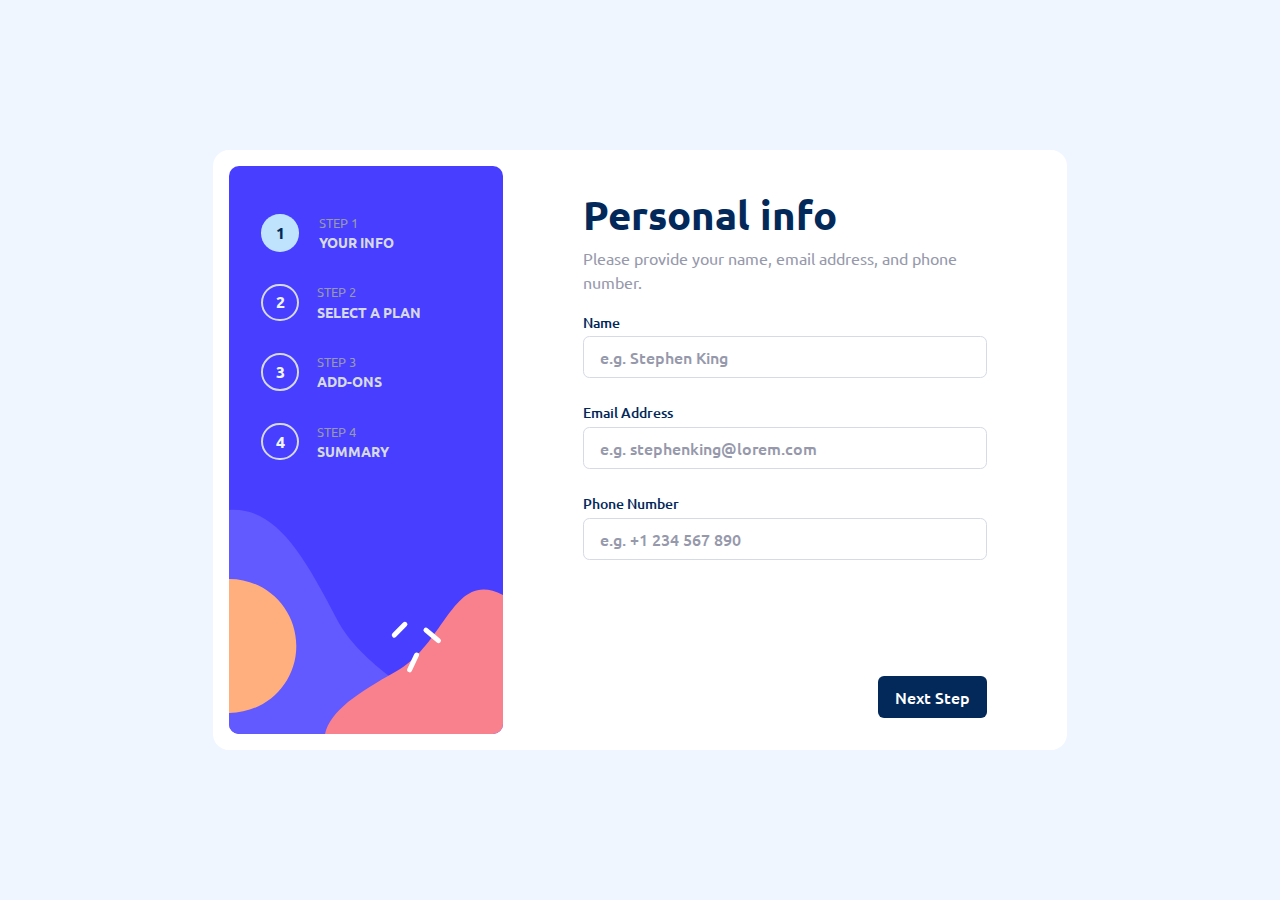
<file: index.html>
<!DOCTYPE html>
<html lang="pt-PT">
	<head>
		<meta charset="UTF-8" />
		<meta name="viewport" content="width=device-width, initial-scale=1.0" />
		<title>Multi step form main</title>
		<link
			rel="shortcut icon"
			href="./assets/images/favicon-32x32.png"
			type="image/x-icon" />
		<link rel="stylesheet" href="./assets/style/css/bootstrap.min.css" />
		<link rel="stylesheet" href="./assets/style/css/style.css" />
	</head>
	<body class="d-flex flex-column">
		<div
			class="main d-flex flex-column h-100 col-md-10 col-lg-9 col-xl-8 col-xxl-7 m-md-auto p-md-3 rounded-4 pe-md-0">
			<img
				src="./assets/images/bg-sidebar-mobile.svg"
				alt="mobile-sidebar"
				class="sidebar-image-mobile d-md-none col-12 position-absolute" />
			<div class="sidebar d-md-block col-md-5 rounded-4">
				<img
					src="./assets/images/bg-sidebar-desktop.svg"
					alt="desktop-sidebar"
					class="sidebar-image-desktop d-none d-md-block col-12 img-fluid h-100 w-100" />
				<ul class="steps mx-auto mb-0">
					<li class="step active">
						1
						<div class="about d-none d-md-flex">
							<p class="header-text">step 1</p>
							<p class="desc-text">your info</p>
						</div>
					</li>
					<li class="step">
						2
						<div class="about d-none d-md-flex">
							<p class="header-text">step 2</p>
							<p class="desc-text">select a plan</p>
						</div>
					</li>
					<li class="step">
						3
						<div class="about d-none d-md-flex">
							<p class="header-text">step 3</p>
							<p class="desc-text">add-ons</p>
						</div>
					</li>
					<li class="step">
						4
						<div class="about d-none d-md-flex">
							<p class="header-text">step 4</p>
							<p class="desc-text">summary</p>
						</div>
					</li>
				</ul>
			</div>
			<form
				class="content-area step-1 position-relative d-flex flex-column h-100 col-md-12 mx-md-auto px-md-4">
				<div
					class="content-width h-100 d-flex flex-column px-md-2 pt-md-3 pt-lg-4">
					<div class="container p-md-0 p-md-0 px-lg-5">
						<div class="content-area-main shadow-sm rounded-3">
							<h1 class="title">Personal info</h1>
							<p class="text pb-3">
								Please provide your name, email address, and phone number.
							</p>
							<div class="d-flex flex-column gap-3 gap-md-4 w-100 mb-2">
								<div class="form-group">
									<div class="label d-flex justify-content-between">
										Name
										<span class="alert-text"
											>This field is required</span
										>
									</div>
									<input
										class="input rounded-1 px-3 py-2 w-100"
										name="name"
										type="text"
										placeholder="e.g. Stephen King" />
								</div>
								<div class="form-group">
									<div class="label d-flex justify-content-between">
										Email Address
										<span class="alert-text"
											>Valid email is required</span
										>
									</div>
									<input
										class="input rounded-1 px-3 py-2 w-100"
										name="email"
										type="email"
										placeholder="e.g. stephenking@lorem.com" />
								</div>
								<div class="form-group">
									<div class="label d-flex justify-content-between">
										Phone Number
										<span class="alert-text"
											>This field is required</span
										>
									</div>
									<input
										class="input rounded-1 px-3 py-2 w-100"
										name="tel"
										type="tel"
										placeholder="e.g. +1 234 567 890" />
								</div>
							</div>
						</div>
					</div>
					<div class="buttons-container mt-auto p-3 d-flex flex-row px-lg-5">
						<button class="btn button-dark ms-auto px-3 py-2" type="submit">
							Next Step
						</button>
					</div>
				</div>
			</form>
		</div>
		<script src="./assets/scripts/script.js" type="module"></script>
	</body>
</html>
</file>
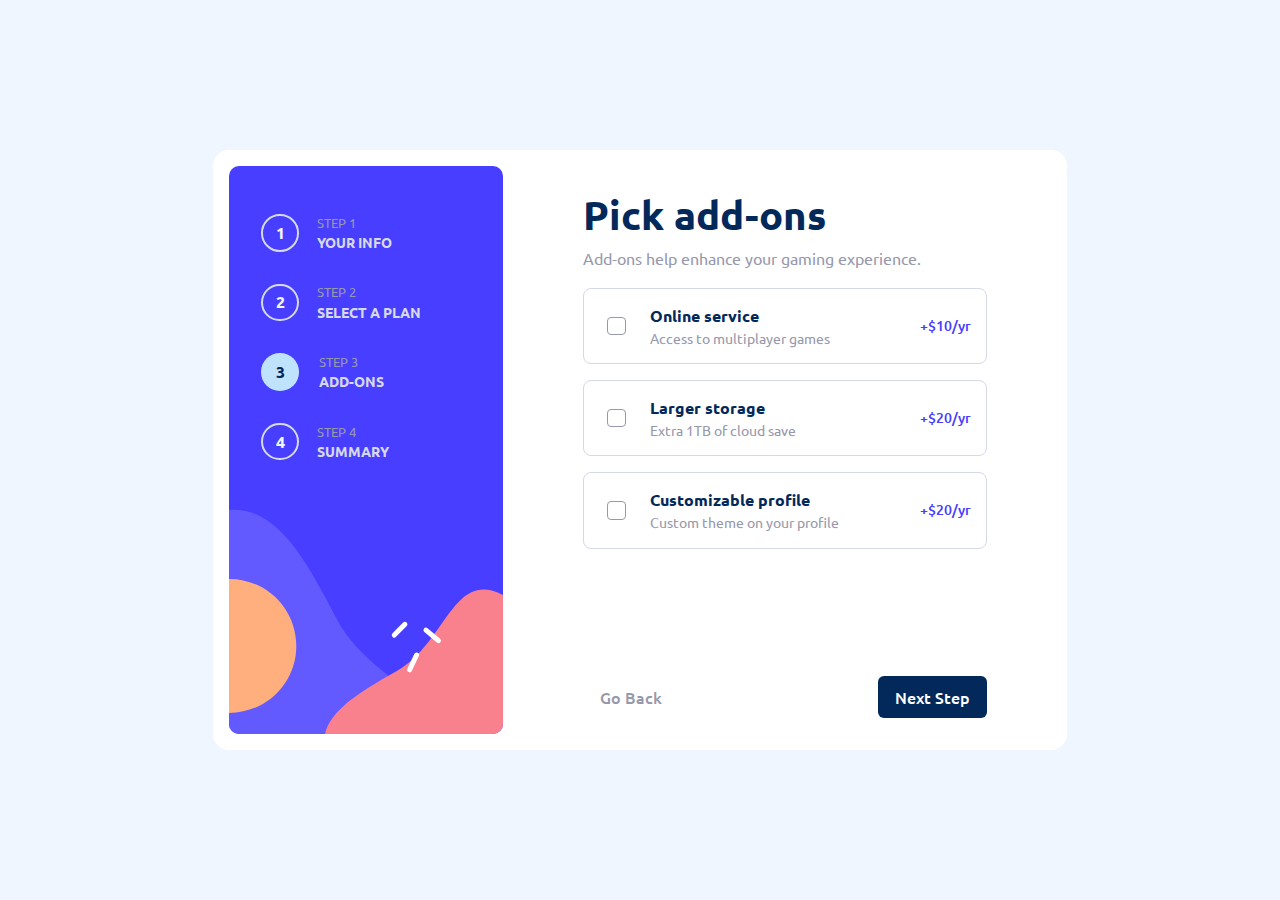
<file: add-ons.html>
<!DOCTYPE html>
<html lang="pt-PT">
	<head>
		<meta charset="UTF-8" />
		<meta name="viewport" content="width=device-width, initial-scale=1.0" />
		<title>Multi step form main</title>
		<link
			rel="shortcut icon"
			href="./assets/images/favicon-32x32.png"
			type="image/x-icon" />
		<link rel="stylesheet" href="./assets/style/css/bootstrap.min.css" />
		<link rel="stylesheet" href="./assets/style/css/style.css" />
	</head>
	<body class="d-flex flex-column">
		<div
			class="main d-flex flex-column h-100 col-md-10 col-lg-9 col-xl-8 col-xxl-7 m-md-auto p-md-3 rounded-4 pe-md-0">
			<img
				src="./assets/images/bg-sidebar-mobile.svg"
				alt="mobile-sidebar"
				class="sidebar-image-mobile d-md-none col-12 position-absolute" />
			<div class="sidebar d-md-block col-md-5 rounded-4">
				<img
					src="./assets/images/bg-sidebar-desktop.svg"
					alt="desktop-sidebar"
					class="sidebar-image-desktop d-none d-md-block col-12 img-fluid h-100 w-100" />
				<ul class="steps mx-auto mb-0">
					<li class="step">
						1
						<div class="about d-none d-md-flex">
							<p class="header-text">step 1</p>
							<p class="desc-text">your info</p>
						</div>
					</li>
					<li class="step">
						2
						<div class="about d-none d-md-flex">
							<p class="header-text">step 2</p>
							<p class="desc-text">select a plan</p>
						</div>
					</li>
					<li class="step active">
						3
						<div class="about d-none d-md-flex">
							<p class="header-text">step 3</p>
							<p class="desc-text">add-ons</p>
						</div>
					</li>
					<li class="step">
						4
						<div class="about d-none d-md-flex">
							<p class="header-text">step 4</p>
							<p class="desc-text">summary</p>
						</div>
					</li>
				</ul>
			</div>
			<form
				class="content-area step-3 position-relative d-flex flex-column h-100 col-md-12 mx-md-auto px-md-4">
				<div
					class="content-width h-100 d-flex flex-column px-md-2 pt-md-3 pt-lg-4">
					<div class="container p-md-0 p-md-0 px-lg-5">
						<div class="content-area-main shadow-sm rounded-3 mb-3">
							<h1 class="title">Pick add-ons</h1>
							<p class="text pb-3">
								Add-ons help enhance your gaming experience.
							</p>
							<div
								class="options _add-ons d-flex flex-column gap-3 gap-md-3 w-100 mb-2 pb-md-2">
								<div class="option flex-row py-3 px-md-3">
									<div class="checkout ms-3 ms-md-2 me-3 me-md-4 my-auto"></div>
									<div class="option-caption">
										<input
											type="checkbox"
											class="input-radio rounded-3"
											name="online-service"
											value="1" />
										<p class="_title">Online service</p>
										<p class="_value">Access to multiplayer games</p>
									</div>
									<p class="yearly-promotion outside my-auto ms-auto pe-3 pe-md-0">+$1/mo</p>
								</div>
								<div class="option flex-row py-3 px-md-3">
									<div class="checkout ms-3 ms-md-2 me-3 me-md-4 my-auto"></div>
									<div class="option-caption">
										<input
											type="checkbox"
											class="input-radio rounded-3"
											name="larger-storage"
											value="2" />
										<p class="_title">Larger storage</p>
										<p class="_value">Extra 1TB of cloud save</p>
									</div>
									<p class="yearly-promotion outside my-auto ms-auto pe-3 pe-md-0">+$2/mo</p>
								</div>
								<div class="option flex-row py-3 px-md-3">
									<div class="checkout ms-3 ms-md-2 me-3 me-md-4 my-auto"></div>
									<div class="option-caption">
										<input
											type="checkbox"
											class="input-radio rounded-3"
											name="customizable-profile"
											value="2" />
										<p class="_title">Customizable profile</p>
										<p class="_value">Custom theme on your profile</p>
									</div>
									<p class="yearly-promotion outside my-auto ms-auto pe-3 pe-md-0">+$2/mo</p>
								</div>
							</div>
						</div>
					</div>
					<div class="buttons-container mt-auto p-3 d-flex flex-row px-lg-5">
						<a
							href="./select-plan.html"
							class="btn text-btn px-3 py-2"
							type="submit">
							Go Back
						</a>
						<button class="btn button-dark ms-auto px-3 py-2" type="submit">
							Next Step
						</button>
					</div>
				</div>
			</form>
		</div>

		<script src="./assets/scripts/script.js" type="module"></script>
	</body>
</html>
</file>
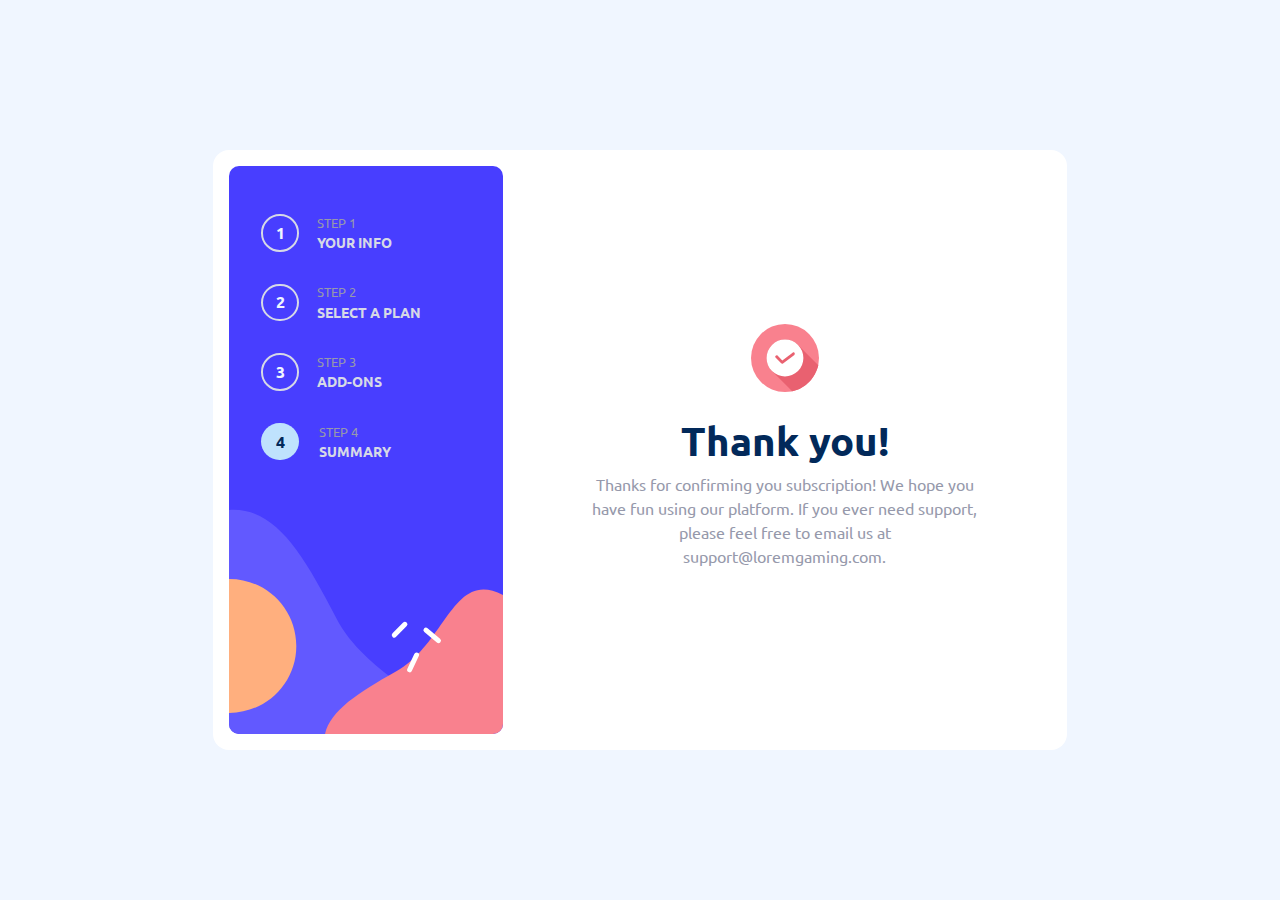
<file: done.html>
<!DOCTYPE html>
<html lang="pt-PT">
	<head>
		<meta charset="UTF-8" />
		<meta name="viewport" content="width=device-width, initial-scale=1.0" />
		<title>Multi step form main</title>
		<link
			rel="shortcut icon"
			href="./assets/images/favicon-32x32.png"
			type="image/x-icon" />
		<link rel="stylesheet" href="./assets/style/css/bootstrap.min.css" />
		<link rel="stylesheet" href="./assets/style/css/style.css" />
	</head>
	<body class="d-flex flex-column">
		<div
			class="main d-flex flex-column h-100 col-md-10 col-lg-9 col-xl-8 col-xxl-7 m-md-auto p-md-3 rounded-4 pe-md-0">
			<img
				src="./assets/images/bg-sidebar-mobile.svg"
				alt="mobile-sidebar"
				class="sidebar-image-mobile d-md-none col-12 position-absolute" />
			<div class="sidebar d-md-block col-md-5 rounded-4">
				<img
					src="./assets/images/bg-sidebar-desktop.svg"
					alt="desktop-sidebar"
					class="sidebar-image-desktop d-none d-md-block col-12 img-fluid h-100 w-100" />
				<ul class="steps mx-auto mb-0">
					<li class="step">
						1
						<div class="about d-none d-md-flex">
							<p class="header-text">step 1</p>
							<p class="desc-text">your info</p>
						</div>
					</li>
					<li class="step">
						2
						<div class="about d-none d-md-flex">
							<p class="header-text">step 2</p>
							<p class="desc-text">select a plan</p>
						</div>
					</li>
					<li class="step">
						3
						<div class="about d-none d-md-flex">
							<p class="header-text">step 3</p>
							<p class="desc-text">add-ons</p>
						</div>
					</li>
					<li class="step active">
						4
						<div class="about d-none d-md-flex">
							<p class="header-text">step 4</p>
							<p class="desc-text">summary</p>
						</div>
					</li>
				</ul>
			</div>
			<form
				class="content-area position-relative d-flex flex-column h-100 col-md-12 mx-md-auto px-md-4">
				<div
					class="content-width d-flex flex-column m-md-auto px-md-2 pt-md-0">
					<div class="container p-md-0 p-md-0 px-lg-5">
						<div class="content-area-main shadow-sm rounded-3 mb-3 m-md-0">
							<img class="mx-auto d-flex col-3 col-md-2 p-1 p-md-0 mb-4 mt-5 mt-md-0" src="./assets/images/icon-thank-you.svg" alt="thanks">
							<h1 class="title text-center">Thank you!</h1>
							<p class="text text-center mt-2 mb-5 mb-md-0 pb-2">
								Thanks for confirming you subscription! We hope you have fun using our platform. If you ever need support, please feel free to email us at support@loremgaming.com.
							</p>
						</div>
					</div>
				</div>
			</form>
		</div>
	</body>
</html>
</file>
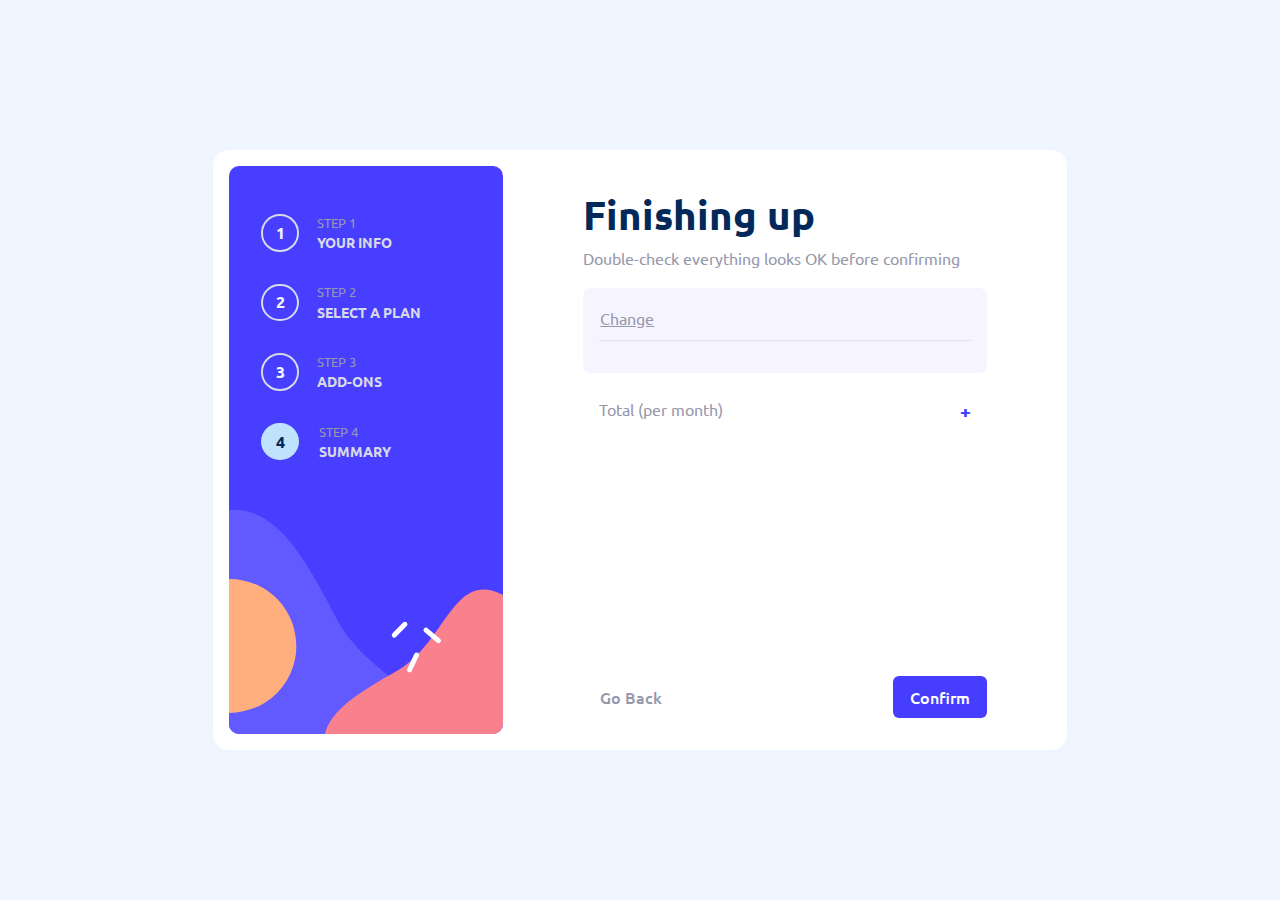
<file: finishing.html>
<!DOCTYPE html>
<html lang="pt-PT">
	<head>
		<meta charset="UTF-8" />
		<meta name="viewport" content="width=device-width, initial-scale=1.0" />
		<title>Multi step form main</title>
		<link
			rel="shortcut icon"
			href="./assets/images/favicon-32x32.png"
			type="image/x-icon" />
		<link rel="stylesheet" href="./assets/style/css/bootstrap.min.css" />
		<link rel="stylesheet" href="./assets/style/css/style.css" />
	</head>
	<body class="d-flex flex-column">
		<div
			class="main d-flex flex-column h-100 col-md-10 col-lg-9 col-xl-8 col-xxl-7 m-md-auto p-md-3 rounded-4 pe-md-0">
			<img
				src="./assets/images/bg-sidebar-mobile.svg"
				alt="mobile-sidebar"
				class="sidebar-image-mobile d-md-none col-12 position-absolute" />
			<div class="sidebar d-md-block col-md-5 rounded-4">
				<img
					src="./assets/images/bg-sidebar-desktop.svg"
					alt="desktop-sidebar"
					class="sidebar-image-desktop d-none d-md-block col-12 img-fluid h-100 w-100" />
				<ul class="steps mx-auto mb-0">
					<li class="step">
						1
						<div class="about d-none d-md-flex">
							<p class="header-text">step 1</p>
							<p class="desc-text">your info</p>
						</div>
					</li>
					<li class="step">
						2
						<div class="about d-none d-md-flex">
							<p class="header-text">step 2</p>
							<p class="desc-text">select a plan</p>
						</div>
					</li>
					<li class="step">
						3
						<div class="about d-none d-md-flex">
							<p class="header-text">step 3</p>
							<p class="desc-text">add-ons</p>
						</div>
					</li>
					<li class="step active">
						4
						<div class="about d-none d-md-flex">
							<p class="header-text">step 4</p>
							<p class="desc-text">summary</p>
						</div>
					</li>
				</ul>
			</div>
			<form
				class="content-area position-relative d-flex flex-column h-100 col-md-12 mx-md-auto px-md-4">
				<div
					class="content-width h-100 d-flex flex-column px-md-2 pt-md-3 pt-lg-4">
					<div class="container p-md-0 p-md-0 px-lg-5">
						<div class="content-area-main shadow-sm rounded-3 mb-3">
							<h1 class="title">Finishing up</h1>
							<p class="text pb-3">
								Double-check everything looks OK before confirming
							</p>
							<div class="finishing-values rounded-3 p-3 gap-2">
								<div class="row row-cols-2 m-0 border-bottom pb-2 mb-3">
									<div class="col-9 p-0">
										<div class="title show-plan"></div>
										<button class="change btn text text p-0">Change</button>
									</div>
									<div class="show-plan-value col-3 title p-0 d-flex align-items-center justify-content-end text-right"><!--Plan value here--></div>
								</div>
								<div class="insert-values d-flex flex-column gap-1">
									<!-- 
									Add-ons are listed here like this:
									<p class="text w-100 d-flex">
										Larger storage<span class="title ms-auto">+$2/mo</span>
									</p> -->
								</div>
							</div>
							<p class="text total w-100 d-flex px-3 mt-4">
								Total (per&nbsp;<span class="value-per">month</span>)<span class="final-value change-value title ms-auto">+<!--Final montant here--></span>
							</p>
						</div>
					</div>
					<div class="buttons-container mt-auto p-3 d-flex flex-row px-lg-5">
						<a
							href="./add-ons.html"
							class="btn text-btn px-3 py-2"
							type="submit">
							Go Back
						</a>
						<button class="btn button-dark confirm ms-auto px-3 py-2" type="submit">
							Confirm
						</button>
					</div>
				</div>
			</form>
		</div>
		<script type="module" src="./assets/scripts/script.js"></script>
	</body>
</html>
</file>
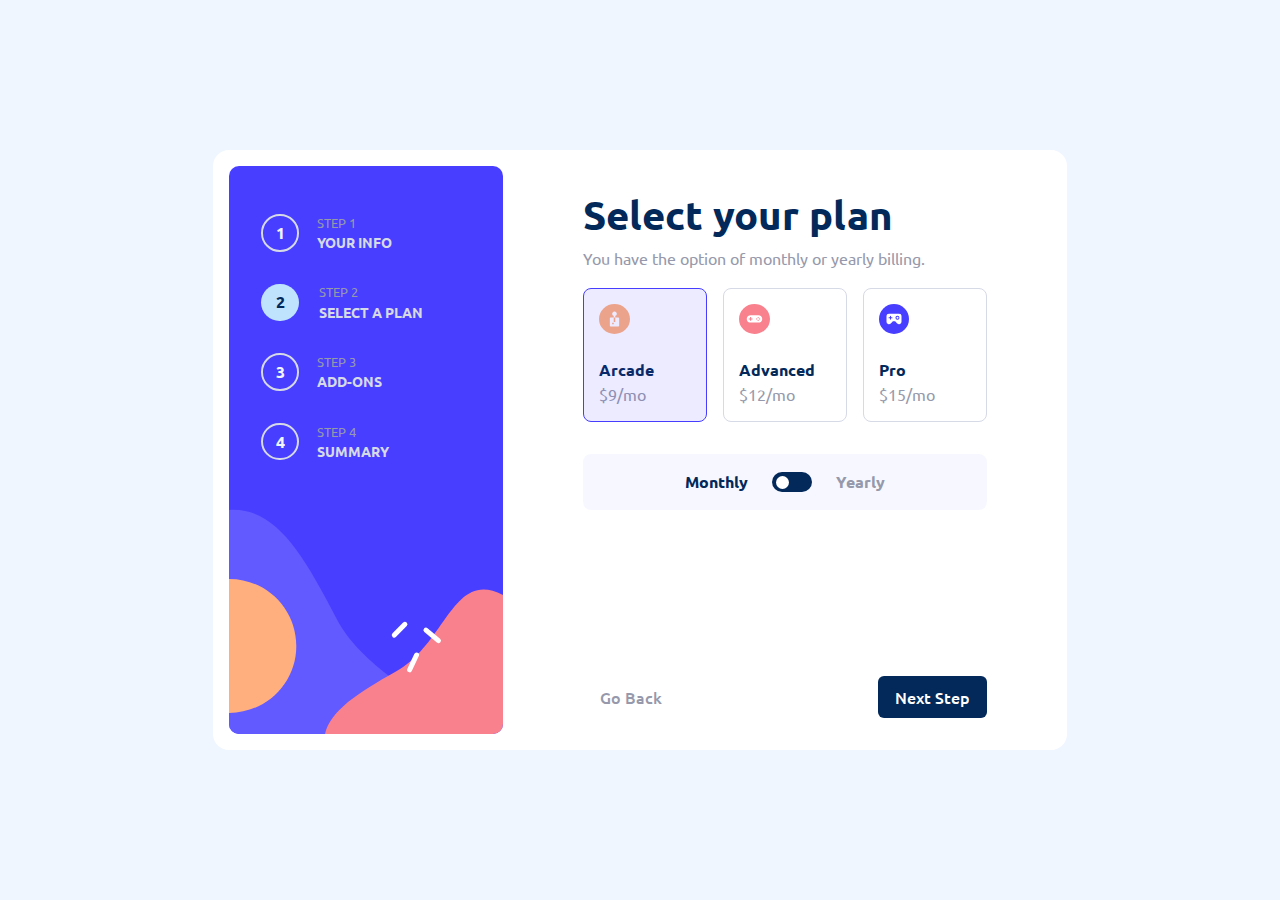
<file: select-plan.html>
<!DOCTYPE html>
<html lang="pt-PT">
	<head>
		<meta charset="UTF-8" />
		<meta name="viewport" content="width=device-width, initial-scale=1.0" />
		<title>Multi step form main</title>
		<link
			rel="shortcut icon"
			href="./assets/images/favicon-32x32.png"
			type="image/x-icon" />
		<link rel="stylesheet" href="./assets/style/css/bootstrap.min.css" />
		<link rel="stylesheet" href="./assets/style/css/style.css" />
	</head>
	<body class="d-flex flex-column">
		<div
			class="main d-flex flex-column h-100 col-md-10 col-lg-9 col-xl-8 col-xxl-7 m-md-auto p-md-3 rounded-4 pe-md-0">
			<img
				src="./assets/images/bg-sidebar-mobile.svg"
				alt="mobile-sidebar"
				class="sidebar-image-mobile d-md-none col-12 position-absolute" />
			<div class="sidebar d-md-block col-md-5 rounded-4">
				<img
					src="./assets/images/bg-sidebar-desktop.svg"
					alt="desktop-sidebar"
					class="sidebar-image-desktop d-none d-md-block col-12 img-fluid h-100 w-100" />
				<ul class="steps mx-auto mb-0">
					<li class="step">
						1
						<div class="about d-none d-md-flex">
							<p class="header-text">step 1</p>
							<p class="desc-text">your info</p>
						</div>
					</li>
					<li class="step active">
						2
						<div class="about d-none d-md-flex">
							<p class="header-text">step 2</p>
							<p class="desc-text">select a plan</p>
						</div>
					</li>
					<li class="step">
						3
						<div class="about d-none d-md-flex">
							<p class="header-text">step 3</p>
							<p class="desc-text">add-ons</p>
						</div>
					</li>
					<li class="step">
						4
						<div class="about d-none d-md-flex">
							<p class="header-text">step 4</p>
							<p class="desc-text">summary</p>
						</div>
					</li>
				</ul>
			</div>
			<form
				class="content-area step-2 position-relative d-flex flex-column h-100 col-md-12 mx-md-auto px-md-4">
				<div
					class="content-width h-100 d-flex flex-column px-md-2 pt-md-3 pt-lg-4">
					<div class="container p-md-0 p-md-0 px-lg-5">
						<div class="content-area-main shadow-sm rounded-3 mb-3">
							<h1 class="title">Select your plan</h1>
							<p class="text pb-3">
								You have the option of monthly or yearly billing.
							</p>
							<div class="options d-flex flex-column d-md-grid gap-3 gap-md-3 w-100 mb-2 pb-md-2">
								<div class="option py-4 p-md-3">
									<img
										src="./assets/images/icon-arcade.svg"
										class="option-img col-2 col-md-4 mb-md-4 mx-3 mx-md-0" />
									<div class="option-caption">
										<input
											type="radio"
											class="input-radio rounded-3"
											name="option"
											value="{'plan': 'arcade', 'value': 9}" checked />
										<p class="_title">Arcade</p>
										<p class="_value">$9/mo</p>
										<p class="yearly-promotion">2 months free</p>
									</div>
								</div>
								<div class="option py-4 p-md-3">
									<img
										src="./assets/images/icon-advanced.svg"
										class="option-img col-2 col-md-4 mb-md-4 mx-3 mx-md-0" />
									<div class="option-caption">
										<input
											type="radio"
											class="input-radio rounded-3"
											name="option"
											value="{'plan': 'advanced', 'value': 12}" />
										<p class="_title">Advanced</p>
										<p class="_value">$12/mo</p>
										<p class="yearly-promotion">2 months free</p>
									</div>
								</div>
								<div class="option py-4 p-md-3">
									<img
										src="./assets/images/icon-pro.svg"
										class="option-img col-2 col-md-4 mb-md-4 mx-3 mx-md-0" />
									<div class="option-caption">
										<input
											type="radio"
											class="input-radio rounded-3"
											name="option"
											value="{'plan': 'pro', 'value': 15}" />
										<p class="_title">Pro</p>
										<p class="_value">$15/mo</p>
										<p class="yearly-promotion">2 months free</p>
									</div>
								</div>
							</div>
							<div class="switch-container p-3 rounded-3 mt-4">
									<span class="monthly-text">Monthly</span>
									<label for="dot" class="switch mx-4"><input type="checkbox" name="yearly" class="dot" id="dot"></label>
									<span class="yearly-text">Yearly</span>
								</div>
						</div>
					</div>
					<div class="buttons-container mt-auto p-3 d-flex flex-row px-lg-5">
						<a href="./index.html" class="btn text-btn px-3 py-2" type="submit">
							Go Back
						</a>
						<button class="btn button-dark ms-auto px-3 py-2" type="submit">
							Next Step
						</button>
					</div>
				</div>
			</form>
		</div>
		<script type="module" src="./assets/scripts/script.js"></script>
	</body>
</html>
</file>
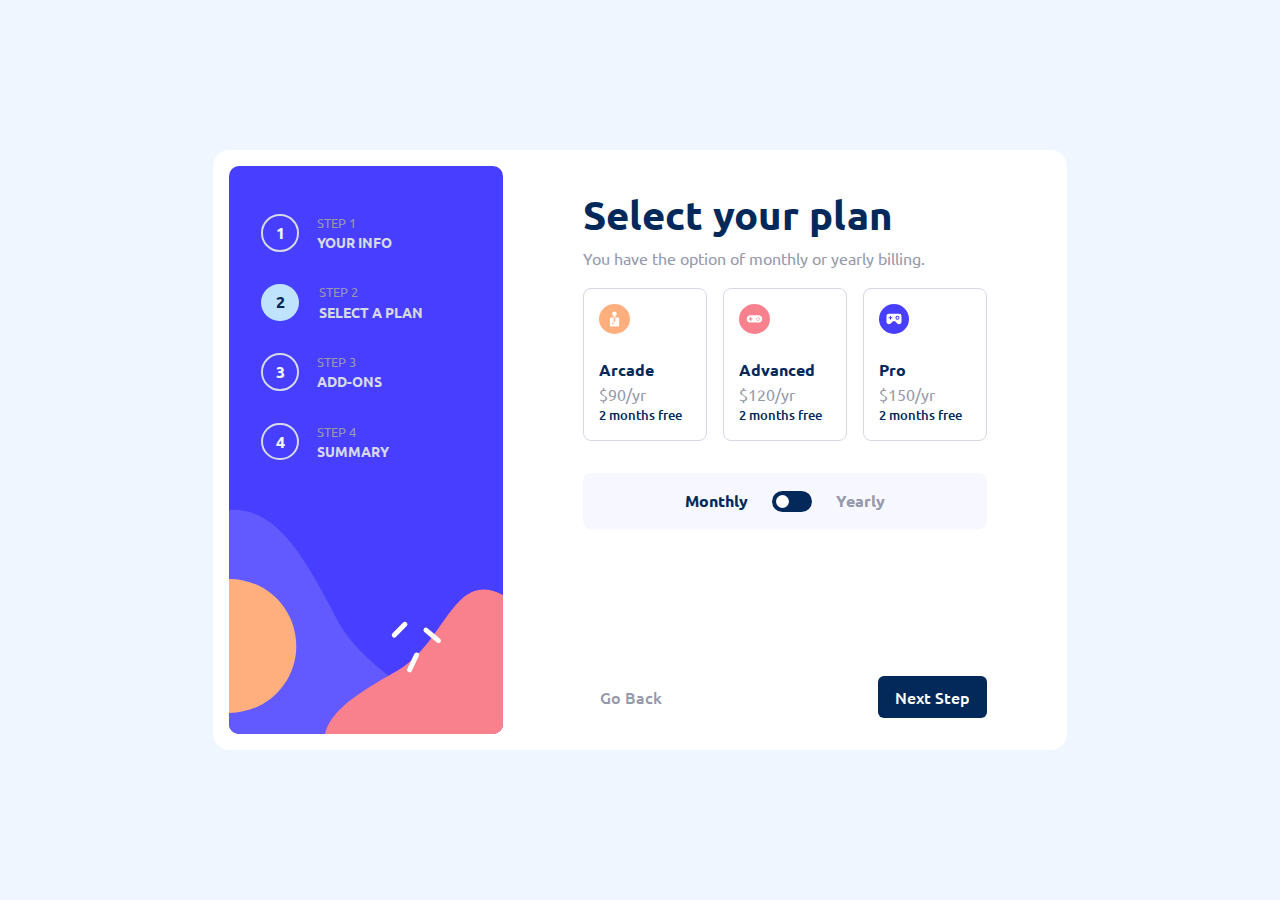
<file: select_plan.html>
<!DOCTYPE html>
<html lang="pt-PT">
	<head>
		<meta charset="UTF-8" />
		<meta name="viewport" content="width=device-width, initial-scale=1.0" />
		<title>Multi step form main</title>
		<link
			rel="shortcut icon"
			href="./assets/images/favicon-32x32.png"
			type="image/x-icon" />
		<link rel="stylesheet" href="./assets/style/css/bootstrap.min.css" />
		<link rel="stylesheet" href="./assets/style/css/style.css" />
	</head>
	<body class="d-flex flex-column">
		<div
			class="main d-flex flex-column h-100 col-md-10 col-lg-9 col-xl-8 col-xxl-7 m-md-auto p-md-3 rounded-4 pe-md-0">
			<img
				src="./assets/images/bg-sidebar-mobile.svg"
				alt="mobile-sidebar"
				class="sidebar-image-mobile d-md-none col-12 position-absolute" />
			<div class="sidebar d-md-block col-md-5 rounded-4">
				<img
					src="./assets/images/bg-sidebar-desktop.svg"
					alt="desktop-sidebar"
					class="sidebar-image-desktop d-none d-md-block col-12 img-fluid h-100 w-100" />
				<ul class="steps mx-auto mb-0">
					<li class="step">
						1
						<div class="about d-none d-md-flex">
							<p class="header-text">step 1</p>
							<p class="desc-text">your info</p>
						</div>
					</li>
					<li class="step active">
						2
						<div class="about d-none d-md-flex">
							<p class="header-text">step 2</p>
							<p class="desc-text">select a plan</p>
						</div>
					</li>
					<li class="step">
						3
						<div class="about d-none d-md-flex">
							<p class="header-text">step 3</p>
							<p class="desc-text">add-ons</p>
						</div>
					</li>
					<li class="step">
						4
						<div class="about d-none d-md-flex">
							<p class="header-text">step 4</p>
							<p class="desc-text">summary</p>
						</div>
					</li>
				</ul>
			</div>
			<form
				class="content-area position-relative d-flex flex-column h-100 col-md-12 mx-md-auto px-md-4">
				<div
					class="content-width h-100 d-flex flex-column px-md-2 pt-md-3 pt-lg-4">
					<div class="container p-md-0 p-md-0 px-lg-5">
						<div class="content-area-main shadow-sm rounded-3 mb-3">
							<h1 class="title">Select your plan</h1>
							<p class="text pb-3">
								You have the option of monthly or yearly billing.
							</p>
							<div class="options d-flex flex-column d-md-grid gap-3 gap-md-3 w-100 mb-2 pb-md-2">
								<div class="option py-4 p-md-3">
									<img
										src="./assets/images/icon-arcade.svg"
										class="option-img col-2 col-md-4 mb-md-4 mx-3 mx-md-0" />
									<div class="option-caption">
										<input
											type="radio"
											class="input-radio rounded-3"
											name="option"
											value="arcade" />
										<p class="_title">Arcade</p>
										<p class="_value">$90/yr</p>
										<p class="yearly-promotion">2 months free</p>
									</div>
								</div>
								<div class="option py-4 p-md-3">
									<img
										src="./assets/images/icon-advanced.svg"
										class="option-img col-2 col-md-4 mb-md-4 mx-3 mx-md-0" />
									<div class="option-caption">
										<input
											type="radio"
											class="input-radio rounded-3"
											name="option"
											value="advanced" />
										<p class="_title">Advanced</p>
										<p class="_value">$120/yr</p>
										<p class="yearly-promotion">2 months free</p>
									</div>
								</div>
								<div class="option py-4 p-md-3">
									<img
										src="./assets/images/icon-pro.svg"
										class="option-img col-2 col-md-4 mb-md-4 mx-3 mx-md-0" />
									<div class="option-caption">
										<input
											type="radio"
											class="input-radio rounded-3"
											name="option"
											value="pro" />
										<p class="_title">Pro</p>
										<p class="_value">$150/yr</p>
										<p class="yearly-promotion">2 months free</p>
									</div>
								</div>
							</div>
							<div class="switch-container p-3 rounded-3 mt-4">
									<span class="monthly-text">Monthly</span>
									<label for="dot" class="switch mx-4"><input type="checkbox" class="dot" id="dot"></label>
									<span class="yearly-text">Yearly</span>
								</div>
						</div>
					</div>
					<div class="buttons-container mt-auto p-3 d-flex flex-row px-lg-5">
						<a href="./index.html" class="btn text-btn px-3 py-2" type="submit">
							Go Back
						</a>
						<button class="btn button-dark ms-auto px-3 py-2" type="submit">
							Next Step
						</button>
					</div>
				</div>
			</form>
		</div>
	</body>
</html>
</file>
<file: assets/style/css/style.css>
@font-face {
  font-family: "Ubuntu";
  src: url(../../fonts/Ubuntu-Regular.ttf), url(../../fonts/Ubuntu-Medium.ttf), url(../../fonts/Ubuntu-Bold.ttf);
  font-weight: 400;
}
@font-face {
  font-family: "Ubuntu";
  src: url(../../fonts/Ubuntu-Medium.ttf), url(../../fonts/Ubuntu-Regular.ttf), url(../../fonts/Ubuntu-Bold.ttf);
  font-weight: 500;
}
@font-face {
  font-family: "Ubuntu";
  src: url(../../fonts/Ubuntu-Bold.ttf), url(../../fonts/Ubuntu-Regular.ttf), url(../../fonts/Ubuntu-Medium.ttf);
  font-weight: 700;
}
* {
  font-family: "Ubuntu", sans-serif;
}

.title {
  color: #02295a;
  font-weight: 700;
}

.text {
  margin-bottom: 0.1rem;
  color: #9699ab;
}

html,
body {
  height: 100%;
  background-color: #f0f6ff;
}

.main {
  position: relative;
}

.sidebar .steps {
  position: relative;
  list-style: none;
  padding: 2rem 0;
  display: flex;
  justify-content: center;
  gap: 1rem;
}
.sidebar .steps .step {
  width: 2.35rem;
  height: 2.35rem;
  display: flex;
  align-items: center;
  justify-content: center;
  border-radius: 50%;
  border: 2px solid #d6d9e6;
  font-weight: 700;
  color: #f0f6ff;
}
.sidebar .steps .step.active {
  border: none;
  color: #02295a;
  background-color: #bfe2fd;
}

.content-area .content-area-main {
  padding: 1.5rem;
  background-color: #ffffff;
}
.content-area .content-area-main .label {
  font-size: 0.9rem;
  font-weight: 500;
  color: #02295a;
}
.content-area .content-area-main .input::placeholder {
  color: #9699ab;
}
.content-area .buttons-container {
  background-color: #ffffff;
}
.content-area.step-2 .yearly-promotion {
  display: none;
}
.content-area.step-2.yearly-view .yearly-promotion {
  display: flex;
}

.options .option {
  width: 100%;
  position: relative;
  display: flex;
  align-items: flex-start;
}
.options .option .checkout {
  width: 1.15rem;
  height: 1.15rem;
  border: 1px solid #9699ab;
  border-radius: 0.25rem;
}
.options .option .checkout.checked {
  border: none;
  background: url(../../images/icon-checkmark.svg) no-repeat center, #473dff;
  background-size: 60%;
}
.options .option .input-radio {
  appearance: none;
  width: 100%;
  height: 100%;
  position: absolute;
  top: 0;
  left: 0;
  border: 1.5px solid #d6d9e6;
  outline: none;
}
.options .option .input-radio:checked {
  border-color: #473dff;
  background-color: rgba(71, 61, 255, 0.1);
}
.options .option .option-caption {
  display: flex;
  flex-direction: column;
}
.options .option .option-caption * {
  margin: 0;
}
.options .option .option-caption ._title {
  color: #02295a;
  font-weight: 700;
}
.options .option .option-caption ._value {
  color: #9699ab;
}
.options .option .option-caption .yearly-promotion {
  color: #02295a;
  font-size: 0.8rem;
  font-weight: 500;
}
.options .option .yearly-promotion.outside {
  color: #473dff;
  font-size: 0.85rem;
  font-weight: 500;
}
.options._add-ons ._value {
  font-size: 0.85rem;
}

.switch-container {
  display: flex;
  justify-content: center;
  align-items: center;
  background: rgba(173, 190, 255, 0.1);
}
.switch-container .monthly-text {
  font-weight: 700;
  color: #02295a;
}
.switch-container .switch {
  height: 1.285rem;
  width: 2.5rem;
  padding: 0.25rem;
  border-radius: 0.75rem;
  background: #02295a;
  cursor: pointer;
}
.switch-container .switch .dot {
  appearance: none;
  display: flex;
  width: 0.815rem;
  height: 0.815rem;
  border-radius: 50%;
  background: #ffffff;
}
.switch-container .switch .dot:checked {
  margin-left: auto;
}
.switch-container .yearly-text {
  font-weight: 700;
  color: #9699ab;
}

.finishing-values {
  background-color: rgba(71, 61, 255, 0.05);
}
.finishing-values .change {
  text-decoration: underline;
}
.finishing-values .text .title {
  font-weight: 500 !important;
}

.total .title {
  color: #473dff !important;
}
@media only screen and (min-width: 768px) {
  .total .title {
    font-size: 1.175rem;
  }
}

.button-dark,
.text-btn {
  font-weight: 500;
  color: #ffffff;
  transition: all 0.2s ease-in-out;
}
.button-dark.text-btn,
.text-btn.text-btn {
  color: #9699ab;
}
.button-dark.text-btn:hover,
.text-btn.text-btn:hover {
  color: #02295a;
}
.button-dark.button-dark,
.text-btn.button-dark {
  background-color: #02295a;
  color: #ffffff;
}
.button-dark.button-dark:not(.confirm):hover, .button-dark.button-dark:not(.confirm):active,
.text-btn.button-dark:not(.confirm):hover,
.text-btn.button-dark:not(.confirm):active {
  opacity: 0.875;
  color: #ffffff;
  background-color: #02295a;
}
.button-dark.button-dark.confirm,
.text-btn.button-dark.confirm {
  background-color: #473dff;
}

.input {
  border: 1.5px solid #d6d9e6;
  outline: none;
  color: #02295a;
  font-weight: 500;
}
.input:focus {
  border-color: #473dff;
}

.form-group .alert-text {
  display: none;
  color: #ed3548;
  font-weight: 700;
  font-size: 0.8rem;
}
.form-group.wrong .alert-text {
  display: flex;
}
.form-group.wrong .input {
  border-color: #ed3548;
}

@media only screen and (min-width: 768px) {
  .main {
    height: auto !important;
    display: grid !important;
    grid-template-columns: auto 1fr;
    flex-direction: row !important;
    position: relative;
    background-color: #ffffff;
  }
  .main .sidebar {
    height: 100%;
    width: 100%;
    position: relative;
  }
  .main .sidebar .steps {
    position: absolute;
    top: 0;
    left: 0;
    width: 100%;
    flex-direction: column;
    padding: 3rem 2rem;
    gap: 2rem;
  }
  .main .sidebar .steps .step {
    position: relative;
  }
  .main .sidebar .steps .step .about {
    position: absolute;
    width: max-content;
    display: flex;
    flex-direction: column;
    left: calc(100% + 1.25rem);
    top: 50%;
    transform: translateY(-50%);
  }
  .main .sidebar .steps .step .about .header-text,
  .main .sidebar .steps .step .about .desc-text {
    margin: 0 !important;
    text-transform: uppercase;
    font-size: 0.9rem;
  }
  .main .sidebar .steps .step .about .header-text.header-text,
  .main .sidebar .steps .step .about .desc-text.header-text {
    color: #9699ab;
    font-size: 0.8rem;
    font-weight: 400;
  }
  .main .sidebar .steps .step .about .header-text.desc-text,
  .main .sidebar .steps .step .about .desc-text.desc-text {
    color: #d6d9e6;
  }
  .main .content-area .content-area-main {
    box-shadow: none !important;
    height: 100%;
    padding: 0;
    background: none;
  }
  .main .content-area .content-area-main .options {
    grid-template-columns: repeat(3, 1fr);
  }
  .main .content-area .content-area-main .options .option {
    flex-direction: column;
  }
  .main .content-area .buttons-container {
    background: none;
  }
  .input {
    border-radius: 0.4rem !important;
  }
  .label {
    margin-bottom: 0.2rem;
    font-weight: 500;
  }
}

/*# sourceMappingURL=style.css.map */
</file>
